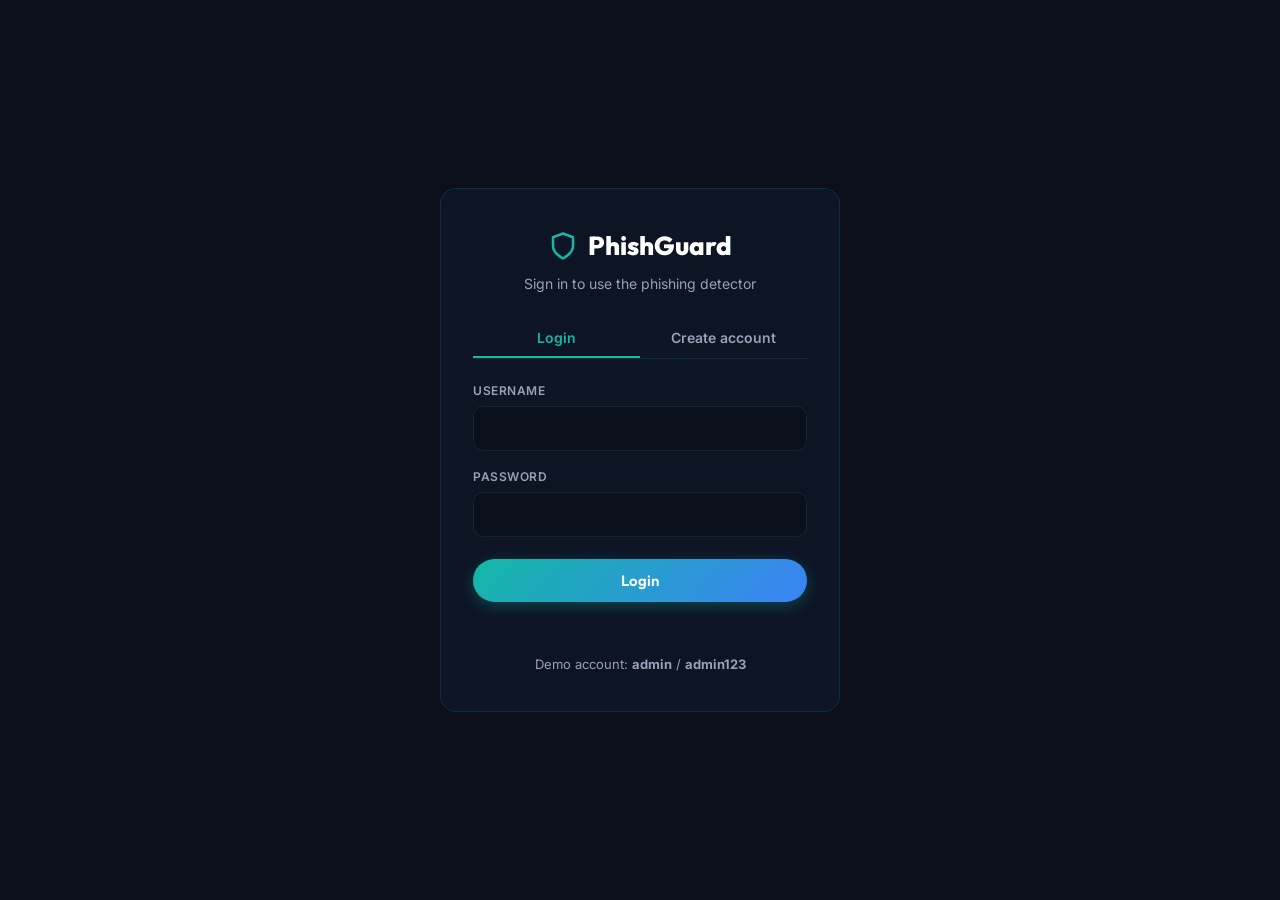
<file: web/login.html>
<!DOCTYPE html>
<html lang="en" data-theme="dark">
<head>
    <meta charset="UTF-8">
    <meta name="viewport" content="width=device-width, initial-scale=1.0">
    <title>PhishGuard - Login</title>
    <link rel="stylesheet" href="css/styles.css">
    <link href="https://fonts.googleapis.com/css2?family=Inter:wght@400;600;700&family=Outfit:wght@600;700;800&display=swap" rel="stylesheet">
    <style>
        .auth-wrap { min-height: 100vh; display: flex; align-items: center; justify-content: center; padding: 24px; }
        .auth-card { width: 100%; max-width: 400px; background: var(--bg-card); border: 1px solid var(--bg-card-border);
                     border-radius: 16px; padding: 36px 32px; backdrop-filter: blur(10px); }
        .auth-brand { display: flex; align-items: center; gap: 10px; justify-content: center; margin-bottom: 6px;
                      font-family: var(--font-heading); font-size: 26px; font-weight: 800; color: var(--text-heading); }
        .auth-brand svg { width: 30px; height: 30px; color: var(--accent-primary); }
        .auth-sub { text-align: center; color: var(--text-muted); font-size: 14px; margin-bottom: 24px; }
        .auth-tabs { display: flex; border-bottom: 1px solid var(--bg-card-border); margin-bottom: 22px; }
        .auth-tab { flex: 1; background: none; border: none; padding: 10px; cursor: pointer; font-weight: 600;
                    font-size: 14px; color: var(--text-muted); border-bottom: 2px solid transparent; font-family: var(--font-sans); }
        .auth-tab.active { color: var(--accent-primary); border-bottom-color: var(--accent-primary); }
        .auth-field { margin-bottom: 16px; }
        .auth-field label { display: block; font-size: 12px; font-weight: 600; letter-spacing: .5px;
                            text-transform: uppercase; color: var(--text-muted); margin-bottom: 6px; }
        .auth-field input { width: 100%; padding: 12px 14px; border-radius: 10px; font-size: 15px;
                            background: var(--bg-input); color: var(--text-main); border: 1px solid var(--bg-card-border);
                            font-family: var(--font-sans); }
        .auth-field input:focus { outline: none; border-color: var(--accent-primary); }
        .auth-submit { width: 100%; margin-top: 6px; }
        .auth-error { min-height: 20px; margin-top: 14px; color: #f87171; font-size: 14px; text-align: center; }
        .auth-hint { margin-top: 18px; text-align: center; font-size: 13px; color: var(--text-muted); }
    </style>
</head>
<body>
<div class="auth-wrap">
    <div class="auth-card">
        <div class="auth-brand">
            <svg viewBox="0 0 24 24" fill="none" stroke="currentColor" stroke-width="2" stroke-linecap="round" stroke-linejoin="round"><path d="M12 22s8-4 8-10V5l-8-3-8 3v7c0 6 8 10 8 10z"/></svg>
            PhishGuard
        </div>
        <div class="auth-sub">Sign in to use the phishing detector</div>

        <div class="auth-tabs">
            <button class="auth-tab active" id="tabLogin" type="button">Login</button>
            <button class="auth-tab" id="tabRegister" type="button">Create account</button>
        </div>

        <form id="authForm" autocomplete="on">
            <div class="auth-field">
                <label for="username">Username</label>
                <input id="username" name="username" type="text" autocomplete="username" required>
            </div>
            <div class="auth-field">
                <label for="password">Password</label>
                <input id="password" name="password" type="password" autocomplete="current-password" required>
            </div>
            <button class="btn btn-primary auth-submit" id="authSubmit" type="submit">Login</button>
            <div class="auth-error" id="authError" role="alert"></div>
        </form>
        <div class="auth-hint">Demo account: <b>admin</b> / <b>admin123</b></div>
    </div>
</div>
<script src="js/login.js"></script>
</body>
</html>
</file>
<file: web/css/styles.css>
/* ============================================================
   PhishGuard — UI Redesign (SparkleClean Inspired)
   Theme: Teal/Emerald accents, clean typography, soft shadows,
   generous whitespace, and high-conversion layout.
   ============================================================ */

:root {
    /* Dark Theme (Default) */
    --bg-primary: #0a0f1a;
    --bg-secondary: rgba(15, 23, 42, 0.85);
    --bg-card: rgba(15, 25, 45, 0.6);
    --bg-card-hover: rgba(20, 32, 58, 0.8);
    --bg-card-border: rgba(20, 184, 166, 0.15); /* Teal tint */
    --bg-input: rgba(10, 15, 26, 0.8);
    --bg-alt: #0d1322;

    --text-main: #e2e8f0;
    --text-muted: #94a3b8;
    --text-heading: #ffffff;

    --accent-primary: #14b8a6; /* Teal 500 */
    --accent-primary-hover: #0d9488; /* Teal 600 */
    --accent-secondary: #6366f1; /* Indigo 500 */
    --accent-gradient: linear-gradient(135deg, #14b8a6, #3b82f6);
    --accent-gradient-hover: linear-gradient(135deg, #2dd4bf, #60a5fa);

    --status-safe: #22c55e;
    --status-safe-bg: rgba(34, 197, 94, 0.12);
    --status-suspicious: #f59e0b;
    --status-suspicious-bg: rgba(245, 158, 11, 0.12);
    --status-danger: #ef4444;
    --status-danger-bg: rgba(239, 68, 68, 0.12);

    --font-sans: 'Inter', system-ui, -apple-system, sans-serif;
    --font-heading: 'Outfit', 'Inter', system-ui, sans-serif;
    
    --radius-xl: 24px;
    --radius-lg: 16px;
    --radius-md: 12px;
    --radius-sm: 8px;

    --shadow-sm: 0 4px 6px -1px rgba(0, 0, 0, 0.1), 0 2px 4px -1px rgba(0, 0, 0, 0.06);
    --shadow-md: 0 10px 15px -3px rgba(0, 0, 0, 0.1), 0 4px 6px -2px rgba(0, 0, 0, 0.05);
    --shadow-lg: 0 20px 25px -5px rgba(0, 0, 0, 0.2), 0 10px 10px -5px rgba(0, 0, 0, 0.1);
    --shadow-glow: 0 0 20px rgba(20, 184, 166, 0.15);
    
    --glass-blur: blur(12px);
    --transition-fast: 0.2s ease;
    --transition-normal: 0.3s ease;
    --transition-slow: 0.5s cubic-bezier(0.4, 0, 0.2, 1);
}

[data-theme="light"] {
    --bg-primary: #f8fafc;
    --bg-secondary: rgba(255, 255, 255, 0.95);
    --bg-card: #ffffff;
    --bg-card-hover: #ffffff;
    --bg-card-border: rgba(20, 184, 166, 0.2);
    --bg-input: #f1f5f9;
    --bg-alt: #f1f5f9;

    --text-main: #334155;
    --text-muted: #64748b;
    --text-heading: #0f172a;

    --accent-primary: #0d9488;
    --accent-primary-hover: #0f766e;
    
    --shadow-sm: 0 4px 6px -1px rgba(0, 0, 0, 0.05), 0 2px 4px -1px rgba(0, 0, 0, 0.03);
    --shadow-md: 0 10px 15px -3px rgba(0, 0, 0, 0.05), 0 4px 6px -2px rgba(0, 0, 0, 0.025);
    --shadow-lg: 0 20px 25px -5px rgba(0, 0, 0, 0.08), 0 10px 10px -5px rgba(0, 0, 0, 0.04);
    --shadow-glow: 0 0 20px rgba(13, 148, 136, 0.1);
}

/* ================= RESET & BASE ================= */
*, *::before, *::after {
    box-sizing: border-box;
    margin: 0;
    padding: 0;
}

html {
    scroll-behavior: smooth;
    scroll-padding-top: 80px;
}

body {
    font-family: var(--font-sans);
    background-color: var(--bg-primary);
    color: var(--text-main);
    line-height: 1.6;
    overflow-x: hidden;
    transition: background-color var(--transition-normal), color var(--transition-normal);
}

h1, h2, h3, h4, h5, h6 {
    font-family: var(--font-heading);
    color: var(--text-heading);
    font-weight: 700;
    line-height: 1.2;
}

a {
    color: var(--accent-primary);
    text-decoration: none;
    transition: color var(--transition-fast);
}

a:hover {
    color: var(--accent-primary-hover);
}

.container {
    max-width: 1200px;
    margin: 0 auto;
    padding: 0 24px;
}

.gradient-text {
    background: var(--accent-gradient);
    -webkit-background-clip: text;
    -webkit-text-fill-color: transparent;
    background-clip: text;
}

/* ================= BUTTONS ================= */
.btn {
    display: inline-flex;
    align-items: center;
    justify-content: center;
    gap: 8px;
    padding: 12px 24px;
    border-radius: 50px;
    font-weight: 600;
    font-family: var(--font-heading);
    font-size: 15px;
    cursor: pointer;
    transition: all var(--transition-normal);
    border: none;
    text-decoration: none;
}

.btn-lg {
    padding: 16px 32px;
    font-size: 16px;
}

.btn-primary {
    background: var(--accent-gradient);
    color: #fff;
    box-shadow: 0 4px 15px rgba(20, 184, 166, 0.3);
}

.btn-primary:hover {
    transform: translateY(-2px);
    box-shadow: 0 8px 25px rgba(20, 184, 166, 0.4);
    color: #fff;
}

.btn-outline {
    background: transparent;
    color: var(--text-heading);
    border: 2px solid var(--bg-card-border);
}

.btn-outline:hover {
    border-color: var(--accent-primary);
    color: var(--accent-primary);
}

.btn:disabled {
    opacity: 0.7;
    cursor: not-allowed;
    transform: none;
}

/* ================= NAVIGATION ================= */
.navbar {
    position: fixed;
    top: 0;
    left: 0;
    right: 0;
    height: 72px;
    background: var(--bg-secondary);
    backdrop-filter: var(--glass-blur);
    -webkit-backdrop-filter: var(--glass-blur);
    border-bottom: 1px solid var(--bg-card-border);
    z-index: 1000;
    transition: all var(--transition-normal);
}

.nav-inner {
    max-width: 1400px;
    margin: 0 auto;
    padding: 0 24px;
    height: 100%;
    display: flex;
    align-items: center;
    justify-content: space-between;
}

.nav-brand {
    display: flex;
    align-items: center;
    gap: 12px;
}

.nav-brand-icon {
    width: 36px;
    height: 36px;
    background: var(--accent-gradient);
    border-radius: 10px;
    display: flex;
    align-items: center;
    justify-content: center;
    color: #fff;
}

.nav-brand-icon svg {
    width: 20px;
    height: 20px;
}

.nav-brand-text {
    font-family: var(--font-heading);
    font-size: 20px;
    font-weight: 800;
    color: var(--text-heading);
    letter-spacing: -0.5px;
}

.nav-links {
    display: flex;
    gap: 32px;
}

.nav-link {
    color: var(--text-muted);
    font-weight: 500;
    font-size: 15px;
    position: relative;
}

.nav-link:hover, .nav-link.active {
    color: var(--text-heading);
}

.nav-link::after {
    content: '';
    position: absolute;
    bottom: -4px;
    left: 0;
    width: 0;
    height: 2px;
    background: var(--accent-primary);
    transition: width var(--transition-normal);
}

.nav-link.active::after, .nav-link:hover::after {
    width: 100%;
}

.nav-actions {
    display: flex;
    align-items: center;
    gap: 16px;
}

/* Theme Toggle */
.theme-toggle {
    background: var(--bg-input);
    border: 1px solid var(--bg-card-border);
    color: var(--text-main);
    width: 40px;
    height: 40px;
    border-radius: 50%;
    display: flex;
    align-items: center;
    justify-content: center;
    cursor: pointer;
    transition: all var(--transition-fast);
}

.theme-toggle:hover {
    border-color: var(--accent-primary);
    color: var(--accent-primary);
}

.theme-icon {
    width: 18px;
    height: 18px;
}

[data-theme="dark"] .sun-icon { display: block; }
[data-theme="dark"] .moon-icon { display: none; }
[data-theme="light"] .sun-icon { display: none; }
[data-theme="light"] .moon-icon { display: block; }

/* Status */
.status-indicator {
    display: flex;
    align-items: center;
    gap: 8px;
    padding: 6px 12px;
    background: var(--status-safe-bg);
    border: 1px solid rgba(34, 197, 94, 0.3);
    border-radius: 20px;
    font-size: 12px;
    font-weight: 600;
    color: var(--status-safe);
}

.status-dot {
    width: 8px;
    height: 8px;
    background: var(--status-safe);
    border-radius: 50%;
    animation: pulse 2s infinite;
}

@keyframes pulse {
    0% { box-shadow: 0 0 0 0 rgba(34, 197, 94, 0.4); }
    70% { box-shadow: 0 0 0 6px rgba(34, 197, 94, 0); }
    100% { box-shadow: 0 0 0 0 rgba(34, 197, 94, 0); }
}

.mobile-menu-btn {
    display: none;
    background: none;
    border: none;
    cursor: pointer;
    width: 30px;
    height: 24px;
    position: relative;
    z-index: 1001;
}

.mobile-menu-btn span {
    display: block;
    width: 100%;
    height: 2px;
    background: var(--text-heading);
    position: absolute;
    transition: all 0.3s;
}

.mobile-menu-btn span:nth-child(1) { top: 0; }
.mobile-menu-btn span:nth-child(2) { top: 11px; }
.mobile-menu-btn span:nth-child(3) { bottom: 0; }

.mobile-menu-btn.active span:nth-child(1) { transform: rotate(45deg); top: 11px; }
.mobile-menu-btn.active span:nth-child(2) { opacity: 0; }
.mobile-menu-btn.active span:nth-child(3) { transform: rotate(-45deg); bottom: 11px; }

/* ================= HERO SECTION ================= */
.hero {
    position: relative;
    padding: 160px 0 100px;
    min-height: 80vh;
    display: flex;
    align-items: center;
    justify-content: center;
    text-align: center;
    overflow: hidden;
}

.hero-bg {
    position: absolute;
    top: 0; left: 0; width: 100%; height: 100%;
    z-index: -1;
}

.hero-bg-img {
    width: 100%;
    height: 100%;
    object-fit: cover;
    opacity: 0.6;
}

[data-theme="light"] .hero-bg-img {
    opacity: 0.15;
    filter: invert(1) hue-rotate(180deg); /* Crude trick for light mode if image is dark */
}

.hero-overlay {
    position: absolute;
    inset: 0;
    background: linear-gradient(to bottom, transparent, var(--bg-primary));
}

.hero-content {
    max-width: 800px;
    margin: 0 auto;
    padding: 0 24px;
    position: relative;
    z-index: 1;
}

.hero-badge {
    display: inline-flex;
    align-items: center;
    gap: 8px;
    padding: 8px 16px;
    background: rgba(20, 184, 166, 0.1);
    border: 1px solid rgba(20, 184, 166, 0.2);
    color: var(--accent-primary);
    border-radius: 50px;
    font-size: 13px;
    font-weight: 600;
    margin-bottom: 24px;
    text-transform: uppercase;
    letter-spacing: 1px;
}

.hero-title {
    font-size: clamp(40px, 5vw, 64px);
    letter-spacing: -1px;
    margin-bottom: 24px;
}

.hero-subtitle {
    font-size: clamp(16px, 2vw, 20px);
    color: var(--text-muted);
    margin-bottom: 40px;
    max-width: 600px;
    margin-left: auto;
    margin-right: auto;
}

.hero-cta {
    display: flex;
    gap: 16px;
    justify-content: center;
}

/* ================= TRUST STRIP ================= */
.trust-strip {
    padding: 40px 0;
    border-top: 1px solid var(--bg-card-border);
    border-bottom: 1px solid var(--bg-card-border);
    background: var(--bg-card);
    backdrop-filter: var(--glass-blur);
}

.trust-badges {
    display: flex;
    justify-content: space-between;
    align-items: center;
    flex-wrap: wrap;
    gap: 24px;
}

.trust-badge {
    display: flex;
    align-items: center;
    gap: 16px;
}

.trust-icon {
    width: 48px;
    height: 48px;
    background: rgba(20, 184, 166, 0.1);
    color: var(--accent-primary);
    border-radius: 12px;
    display: flex;
    align-items: center;
    justify-content: center;
}

.trust-icon svg {
    width: 24px;
    height: 24px;
}

.trust-text {
    display: flex;
    flex-direction: column;
}

.trust-text strong {
    font-size: 16px;
    color: var(--text-heading);
}

.trust-text span {
    font-size: 13px;
    color: var(--text-muted);
}

.trust-divider {
    width: 1px;
    height: 40px;
    background: var(--bg-card-border);
}

/* ================= SECTION COMMON ================= */
.section {
    padding: 100px 0;
}

.section-alt {
    background: var(--bg-alt);
}

.section-header {
    text-align: center;
    max-width: 600px;
    margin: 0 auto 60px;
}

.section-tag {
    display: inline-block;
    color: var(--accent-primary);
    font-weight: 700;
    font-size: 13px;
    text-transform: uppercase;
    letter-spacing: 1.5px;
    margin-bottom: 12px;
}

.section-title {
    font-size: 40px;
    margin-bottom: 16px;
}

.section-desc {
    color: var(--text-muted);
    font-size: 16px;
}

/* ================= SCANNER SECTION ================= */
.scanner-card {
    background: var(--bg-card);
    border: 1px solid var(--bg-card-border);
    border-radius: var(--radius-xl);
    padding: 40px;
    box-shadow: var(--shadow-lg);
    backdrop-filter: var(--glass-blur);
    margin-bottom: 40px;
    position: relative;
}

.scan-input-group {
    display: flex;
    gap: 16px;
    margin-bottom: 24px;
}

.scan-input-wrapper {
    flex: 1;
    position: relative;
}

.input-icon {
    position: absolute;
    left: 20px;
    top: 50%;
    transform: translateY(-50%);
    width: 20px;
    height: 20px;
    color: var(--text-muted);
}

.scan-input {
    width: 100%;
    padding: 20px 20px 20px 52px;
    background: var(--bg-input);
    border: 2px solid var(--bg-card-border);
    border-radius: var(--radius-lg);
    color: var(--text-main);
    font-size: 16px;
    font-family: var(--font-sans);
    outline: none;
    transition: all var(--transition-fast);
}

.scan-input:focus {
    border-color: var(--accent-primary);
    box-shadow: 0 0 0 4px rgba(20, 184, 166, 0.15);
}

.scan-btn {
    padding: 0 40px;
    font-size: 16px;
    border-radius: var(--radius-lg);
}

/* Sample Pills */
.sample-pills {
    display: flex;
    align-items: center;
    flex-wrap: wrap;
    gap: 12px;
}

.sample-pill-label {
    font-size: 13px;
    color: var(--text-muted);
    font-weight: 600;
}

.sample-pill {
    background: var(--bg-input);
    border: 1px solid var(--bg-card-border);
    color: var(--text-main);
    padding: 8px 16px;
    border-radius: 20px;
    font-size: 13px;
    cursor: pointer;
    transition: all var(--transition-fast);
}

.sample-pill:hover {
    border-color: var(--accent-primary);
    color: var(--accent-primary);
}

/* Scan Progress */
.scan-progress {
    display: none;
    margin-bottom: 24px;
}
.scan-progress.active { display: block; }

.scan-progress-bar {
    height: 6px;
    background: var(--accent-gradient);
    border-radius: 3px;
    width: 0%;
    transition: width 0.3s ease;
    margin-bottom: 8px;
}

.scan-progress-text {
    font-size: 13px;
    color: var(--text-muted);
}

/* ================= RESULTS SECTION ================= */
.results-container {
    display: none;
    grid-template-columns: 350px 1fr;
    gap: 32px;
}

.results-container.visible {
    display: grid;
    animation: fadeIn 0.5s ease-out;
}

.gauge-card, .details-card {
    background: var(--bg-card);
    border: 1px solid var(--bg-card-border);
    border-radius: var(--radius-xl);
    padding: 32px;
    box-shadow: var(--shadow-md);
    transition: transform var(--transition-fast);
}

.gauge-card:hover, .details-card:hover {
    border-color: rgba(20, 184, 166, 0.3);
}

/* Gauge */
.gauge-card {
    display: flex;
    flex-direction: column;
    align-items: center;
    text-align: center;
}

.gauge-svg {
    width: 100%;
    max-width: 240px;
    height: auto;
}

.score-display {
    font-family: var(--font-heading);
    font-size: 56px;
    font-weight: 800;
    margin-top: 14px;
    color: var(--text-heading);
    line-height: 1;
}

.score-label {
    font-size: 13px;
    color: var(--text-muted);
    text-transform: uppercase;
    letter-spacing: 1px;
    font-weight: 600;
    margin-top: 8px;
    margin-bottom: 24px;
}

.badge-risk {
    padding: 8px 24px;
    border-radius: 50px;
    font-weight: 700;
    font-size: 14px;
    text-transform: uppercase;
    letter-spacing: 1px;
}

.badge-safe { background: var(--status-safe-bg); color: var(--status-safe); border: 1px solid rgba(34, 197, 94, 0.3); }
.badge-suspicious { background: var(--status-suspicious-bg); color: var(--status-suspicious); border: 1px solid rgba(245, 158, 11, 0.3); }
.badge-phishing { background: var(--status-danger-bg); color: var(--status-danger); border: 1px solid rgba(239, 68, 68, 0.3); }

/* Details */
.attack-type-banner {
    padding: 20px;
    border-radius: var(--radius-md);
    background: rgba(20, 184, 166, 0.05);
    border-left: 4px solid var(--accent-primary);
    margin-bottom: 24px;
}

.attack-type-banner h3 {
    font-size: 20px;
    margin-bottom: 8px;
}

.attack-type-banner p {
    color: var(--text-muted);
    font-size: 14px;
}

.summary-box {
    background: var(--bg-input);
    padding: 20px;
    border-radius: var(--radius-md);
    margin-bottom: 24px;
}

.summary-box h4 {
    font-size: 12px;
    text-transform: uppercase;
    letter-spacing: 1px;
    color: var(--text-muted);
    margin-bottom: 8px;
}

.tabs-header {
    display: flex;
    border-bottom: 1px solid var(--bg-card-border);
    margin-bottom: 24px;
}

.tab-btn {
    background: none;
    border: none;
    padding: 12px 24px;
    color: var(--text-muted);
    font-weight: 600;
    cursor: pointer;
    position: relative;
}

.tab-btn.active {
    color: var(--accent-primary);
}

.tab-btn.active::after {
    content: '';
    position: absolute;
    bottom: -1px;
    left: 0;
    width: 100%;
    height: 2px;
    background: var(--accent-primary);
}

.tab-content { display: none; }
.tab-content.active { display: block; animation: fadeIn 0.3s; }

.factor-item {
    background: var(--bg-input);
    border-radius: var(--radius-md);
    padding: 20px;
    margin-bottom: 16px;
    border: 1px solid var(--bg-card-border);
}

.factor-header {
    display: flex;
    justify-content: space-between;
    align-items: center;
    margin-bottom: 12px;
}

.factor-title {
    font-weight: 700;
    color: var(--text-heading);
}

.factor-impact {
    font-size: 12px;
    padding: 4px 12px;
    border-radius: 20px;
    font-weight: 600;
}

.impact-critical, .impact-high { background: var(--status-danger-bg); color: var(--status-danger); }
.impact-medium { background: var(--status-suspicious-bg); color: var(--status-suspicious); }
.impact-low { background: var(--status-safe-bg); color: var(--status-safe); }

.factor-desc {
    color: var(--text-muted);
    font-size: 14px;
    margin-bottom: 12px;
}

.factor-rec {
    font-size: 13px;
    color: var(--accent-primary);
    background: rgba(20, 184, 166, 0.1);
    padding: 10px 16px;
    border-radius: var(--radius-sm);
}

.tech-box {
    background: #000;
    color: #a3e635;
    font-family: monospace;
    padding: 20px;
    border-radius: var(--radius-md);
    font-size: 13px;
    max-height: 400px;
    overflow-y: auto;
    white-space: pre-wrap;
}

/* ================= HOW IT WORKS ================= */
.steps-grid {
    display: flex;
    align-items: flex-start;
    justify-content: space-between;
    gap: 24px;
}

.step-card {
    flex: 1;
    background: var(--bg-card);
    border: 1px solid var(--bg-card-border);
    border-radius: var(--radius-xl);
    padding: 40px 32px;
    text-align: center;
    position: relative;
    box-shadow: var(--shadow-sm);
    transition: transform var(--transition-normal);
}

.step-card:hover {
    transform: translateY(-5px);
    border-color: rgba(20, 184, 166, 0.3);
}

.step-number {
    position: absolute;
    top: -20px;
    left: 50%;
    transform: translateX(-50%);
    width: 40px;
    height: 40px;
    background: var(--accent-gradient);
    color: white;
    border-radius: 50%;
    display: flex;
    align-items: center;
    justify-content: center;
    font-weight: 800;
    font-family: var(--font-heading);
    box-shadow: 0 4px 10px rgba(20, 184, 166, 0.3);
}

.step-icon {
    width: 64px;
    height: 64px;
    background: rgba(20, 184, 166, 0.1);
    color: var(--accent-primary);
    border-radius: 16px;
    display: flex;
    align-items: center;
    justify-content: center;
    margin: 0 auto 24px;
}

.step-icon svg {
    width: 32px;
    height: 32px;
}

.step-card h3 {
    font-size: 20px;
    margin-bottom: 16px;
}

.step-card p {
    color: var(--text-muted);
    font-size: 15px;
}

.step-connector {
    display: flex;
    align-items: center;
    justify-content: center;
    height: 200px; /* Align with card height approx */
    color: var(--bg-card-border);
}

/* ================= FEATURES GRID ================= */
.features-grid {
    display: grid;
    grid-template-columns: repeat(auto-fit, minmax(320px, 1fr));
    gap: 32px;
}

.feature-card {
    background: var(--bg-card);
    border: 1px solid var(--bg-card-border);
    border-radius: var(--radius-xl);
    padding: 32px;
    transition: all var(--transition-normal);
}

.feature-card:hover {
    transform: translateY(-5px);
    border-color: rgba(20, 184, 166, 0.3);
    box-shadow: var(--shadow-md);
}

.feature-icon {
    width: 48px;
    height: 48px;
    background: var(--bg-input);
    color: var(--accent-primary);
    border-radius: 12px;
    display: flex;
    align-items: center;
    justify-content: center;
    margin-bottom: 24px;
    border: 1px solid rgba(20, 184, 166, 0.2);
}

.feature-icon svg { width: 24px; height: 24px; }

.feature-card h3 {
    font-size: 18px;
    margin-bottom: 12px;
}

.feature-card p {
    color: var(--text-muted);
    font-size: 15px;
}

/* ================= STATS SECTION ================= */
.stats-grid {
    display: grid;
    grid-template-columns: repeat(4, 1fr);
    gap: 24px;
}

.stat-card {
    background: var(--bg-card);
    border: 1px solid var(--bg-card-border);
    border-radius: var(--radius-xl);
    padding: 32px;
    text-align: center;
}

.stat-icon {
    width: 48px;
    height: 48px;
    margin: 0 auto 16px;
    display: flex;
    align-items: center;
    justify-content: center;
    border-radius: 12px;
    color: var(--accent-primary);
    background: rgba(20, 184, 166, 0.1);
}

.stat-icon.danger { color: var(--status-danger); background: var(--status-danger-bg); }
.stat-icon.success { color: var(--status-safe); background: var(--status-safe-bg); }
.stat-icon.warning { color: var(--status-suspicious); background: var(--status-suspicious-bg); }

.stat-icon svg { width: 24px; height: 24px; }

.stat-value {
    font-family: var(--font-heading);
    font-size: 48px;
    font-weight: 800;
    color: var(--text-heading);
    line-height: 1;
    margin-bottom: 8px;
}

.stat-unit {
    font-size: 20px;
    color: var(--text-muted);
}

.stat-label {
    font-size: 14px;
    font-weight: 600;
    color: var(--text-muted);
    text-transform: uppercase;
    letter-spacing: 1px;
}

/* ================= HISTORY SECTION ================= */
.history-card {
    background: var(--bg-card);
    border: 1px solid var(--bg-card-border);
    border-radius: var(--radius-xl);
    padding: 32px;
}

.history-table {
    width: 100%;
    border-collapse: collapse;
}

.history-table th {
    text-align: left;
    padding: 16px;
    font-size: 12px;
    text-transform: uppercase;
    letter-spacing: 1px;
    color: var(--text-muted);
    border-bottom: 1px solid var(--bg-card-border);
}

.history-table td {
    padding: 20px 16px;
    font-size: 14px;
    border-bottom: 1px solid var(--bg-card-border);
}

.history-table tr:last-child td {
    border-bottom: none;
}

.history-table tbody tr {
    transition: background var(--transition-fast);
}

.history-table tbody tr:hover {
    background: var(--bg-input);
}

/* ================= FOOTER ================= */
.footer {
    background: #060a13;
    padding: 80px 0 32px;
    color: #94a3b8;
    border-top: 1px solid rgba(255, 255, 255, 0.05);
}

.footer-grid {
    display: grid;
    grid-template-columns: 2fr 1fr 1fr 1fr;
    gap: 48px;
    margin-bottom: 60px;
}

.footer-brand .footer-logo {
    display: flex;
    align-items: center;
    gap: 12px;
    font-family: var(--font-heading);
    font-size: 24px;
    font-weight: 800;
    color: #fff;
    margin-bottom: 24px;
}

.footer-links h4 {
    color: #fff;
    font-size: 16px;
    margin-bottom: 24px;
}

.footer-links a {
    display: block;
    color: #94a3b8;
    margin-bottom: 12px;
    transition: color 0.2s;
}

.footer-links a:hover {
    color: var(--accent-primary);
}

.footer-bottom {
    text-align: center;
    padding-top: 32px;
    border-top: 1px solid rgba(255,255,255,0.1);
    font-size: 14px;
}

/* ================= TOAST ================= */
.toast-container {
    position: fixed;
    bottom: 24px;
    right: 24px;
    z-index: 9999;
    display: flex;
    flex-direction: column;
    gap: 12px;
}

.toast {
    background: var(--bg-card);
    border: 1px solid var(--bg-card-border);
    padding: 16px 24px;
    border-radius: var(--radius-md);
    box-shadow: var(--shadow-lg);
    display: flex;
    align-items: center;
    gap: 12px;
    transform: translateX(120%);
    transition: transform 0.3s cubic-bezier(0.4, 0, 0.2, 1);
}

.toast.show {
    transform: translateX(0);
}

/* ================= ANIMATIONS & UTILS ================= */
.reveal {
    opacity: 0;
    transform: translateY(30px);
    transition: all 0.8s cubic-bezier(0.5, 0, 0, 1);
}

.reveal.active {
    opacity: 1;
    transform: translateY(0);
}

@keyframes fadeIn {
    from { opacity: 0; transform: translateY(10px); }
    to { opacity: 1; transform: translateY(0); }
}

/* Empty State */
.empty-state {
    text-align: center;
    color: var(--text-muted);
}
.empty-state-icon {
    margin-bottom: 16px;
    opacity: 0.5;
}

#particleCanvas {
    position: fixed;
    top: 0; left: 0; width: 100%; height: 100%;
    pointer-events: none;
    z-index: -1;
}

/* ================= RESPONSIVE ================= */
@media (max-width: 1024px) {
    .results-container { grid-template-columns: 1fr; }
    .steps-grid { flex-direction: column; }
    .step-connector { display: none; }
    .stats-grid { grid-template-columns: repeat(2, 1fr); }
    .footer-grid { grid-template-columns: 1fr 1fr; }
}

@media (max-width: 768px) {
    .nav-links {
        position: fixed;
        top: 72px;
        left: 0;
        width: 100%;
        background: var(--bg-secondary);
        flex-direction: column;
        padding: 24px;
        gap: 24px;
        border-bottom: 1px solid var(--bg-card-border);
        transform: translateY(-150%);
        transition: transform 0.3s ease;
    }
    .nav-links.active { transform: translateY(0); }
    .mobile-menu-btn { display: block; }
    .trust-badges { flex-direction: column; gap: 32px; }
    .trust-divider { width: 100%; height: 1px; }
    .scan-input-group { flex-direction: column; }
    .scan-btn { width: 100%; padding: 20px; }
    .footer-grid { grid-template-columns: 1fr; }
}

/* Login / logout in the navbar */
.nav-user { font-size: 13px; font-weight: 600; color: var(--text-muted); margin-right: 4px; }
.nav-logout { padding: 7px 14px; font-size: 13px; background: transparent; color: var(--text-main);
              border: 1px solid var(--bg-card-border); border-radius: 8px; cursor: pointer; }
.nav-logout:hover { border-color: var(--accent-primary); color: var(--accent-primary); }
</file>
